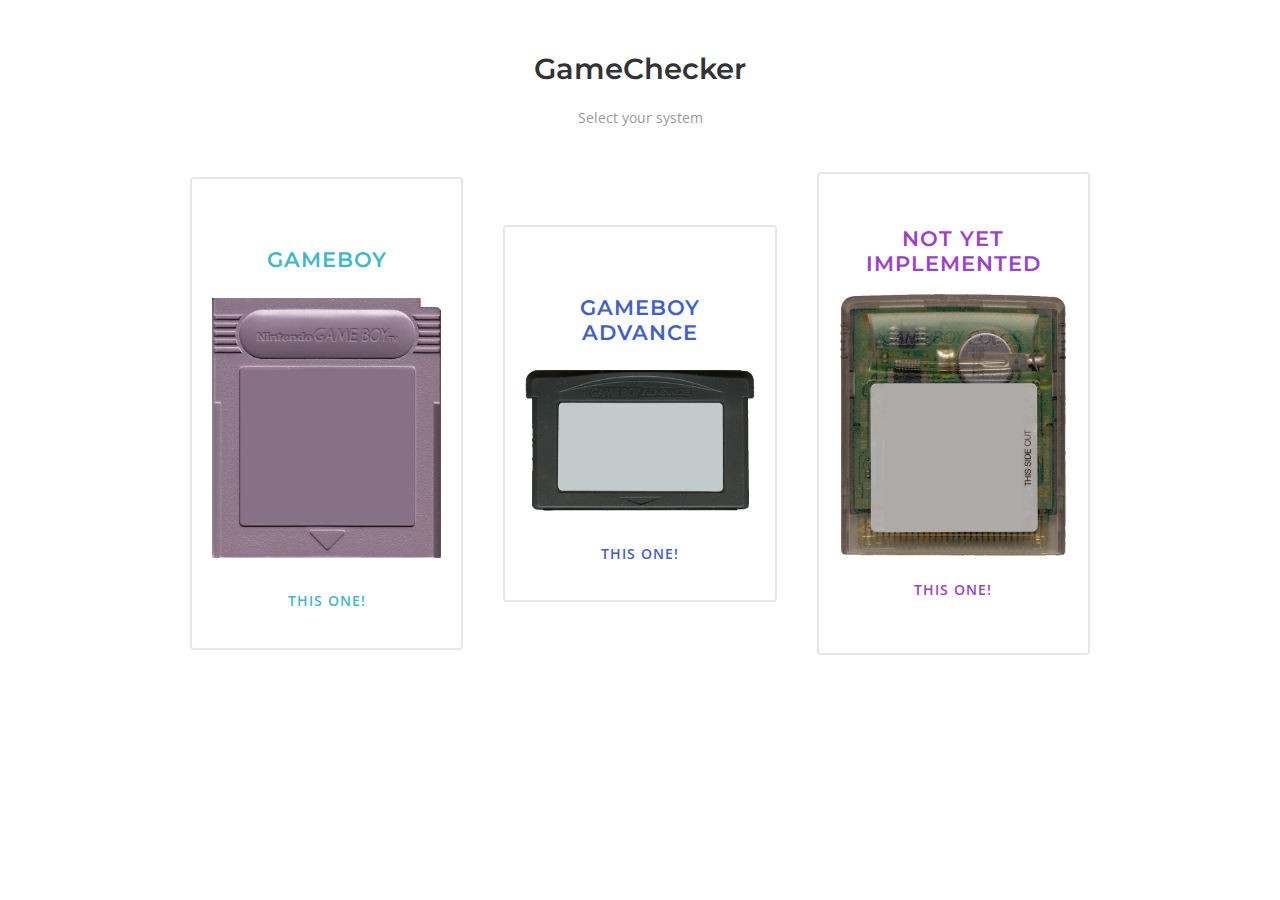
<file: index.html>
<!DOCTYPE html>
<html>
<head>
<title>GameChecker</title>
<link rel="stylesheet" href="styles.css" type="text/css" rel="preload">
</head>

<body>

<section>
  <h3>GameChecker</h3>
  <p class="section-lead">Select your system</p>
  <div class="services-grid">

    <a href="./dmg/" class="service service1">
      <i class="ti-bar-chart"></i>
      <h4>Gameboy</h4>
      <p><img src="images/DMG-1.png" height=100% width=100%></p>
      <p class="cta">This one! <span class="ti-angle-right"></p>
    </a>

    <a href="./gba/" class="service service2">
      <i class="ti-light-bulb"></i>
      <h4>Gameboy Advance</h4>
      <p><img src="images/GBA-1.png" height=100% width=100%></p>
      <p class="cta">This one! <span class="ti-angle-right"></p>
    </a>
	
    <div class='service service3 cursor-not-allowed'>
      <a href="#" class="disabled">
        <i class="ti-light-bulb"></i>
        <h4>Not yet Implemented</h4>
        <p><img src="images/CGB-1.png" height=100% width=100%></p>
        <p class="cta">This one! <span class="ti-angle-right"></p>
      </a>
    </div>

  </div>
</section>


</body>

</html>
</file>
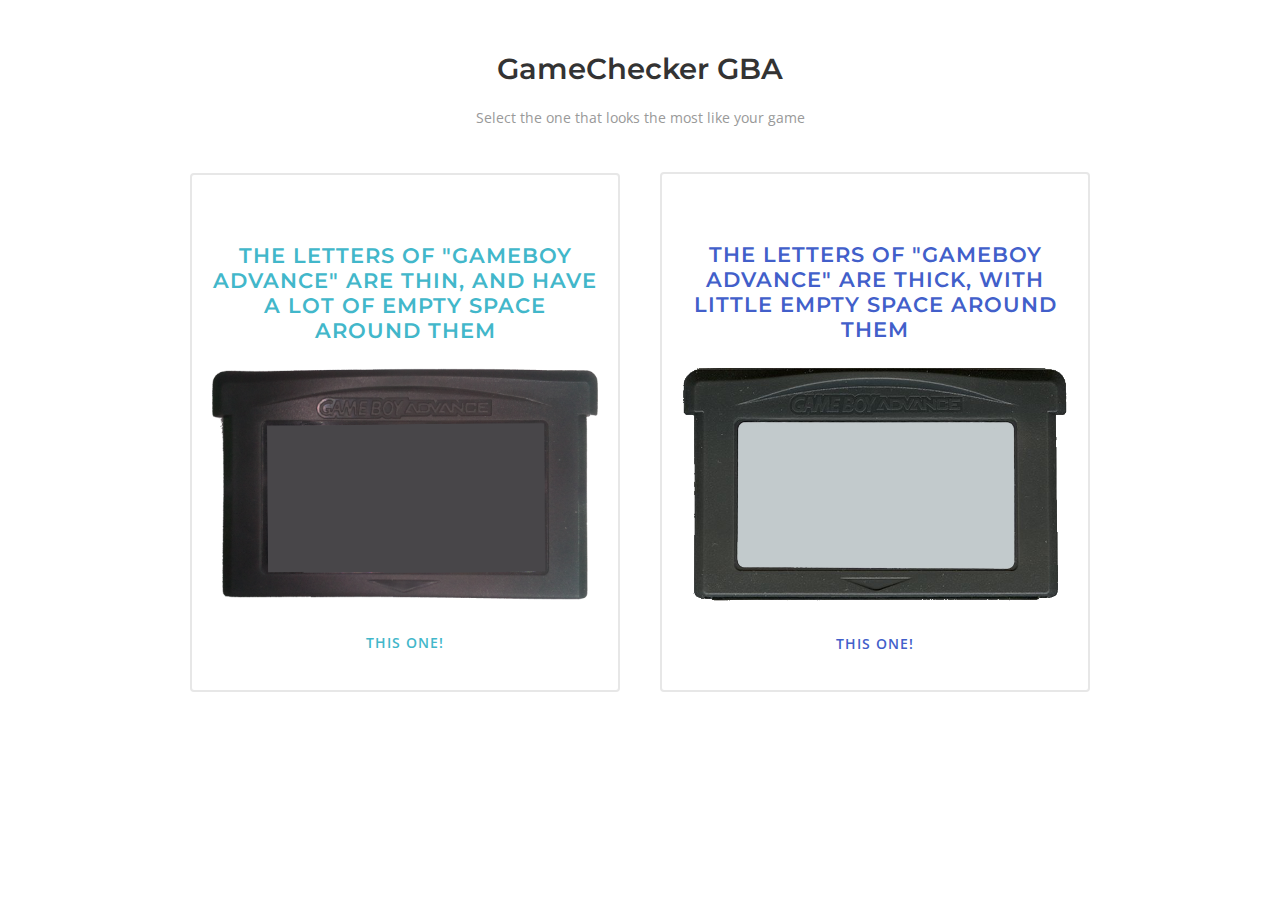
<file: gba/no/index.html>
<!DOCTYPE html>
<html>
<head>
<title>GameChecker GBA</title>
<link rel="stylesheet" href="../../styles.css" type="text/css" rel="preload">
</head>

<body>

<section>
  <h3>GameChecker GBA</h3>
  <p class="section-lead">Select the one that looks the most like your game</p>
  <div class="services-grid">

    <a href="./fake/" class="service service1">
      <i class="ti-bar-chart"></i>
      <h4>The letters of "Gameboy Advance" are thin, and have a lot of empty space around them</h4>
      <p><img src="../../images/GBA_Cart_Fake.png" height=100% width=100%></p>
      <p class="cta">This one! <span class="ti-angle-right"></p>
    </a>

    <a href="./real/" class="service service2">
      <i class="ti-light-bulb"></i>
      <h4>The letters of "Gameboy Advance" are thick, with little empty space around them</h4>
      <p><img src="../../images/GBA-1.png" height=100% width=100%></p>
      <p class="cta">This one! <span class="ti-angle-right"></p>
    </a>

  </div>
</section>


</body>

</html>
</file>
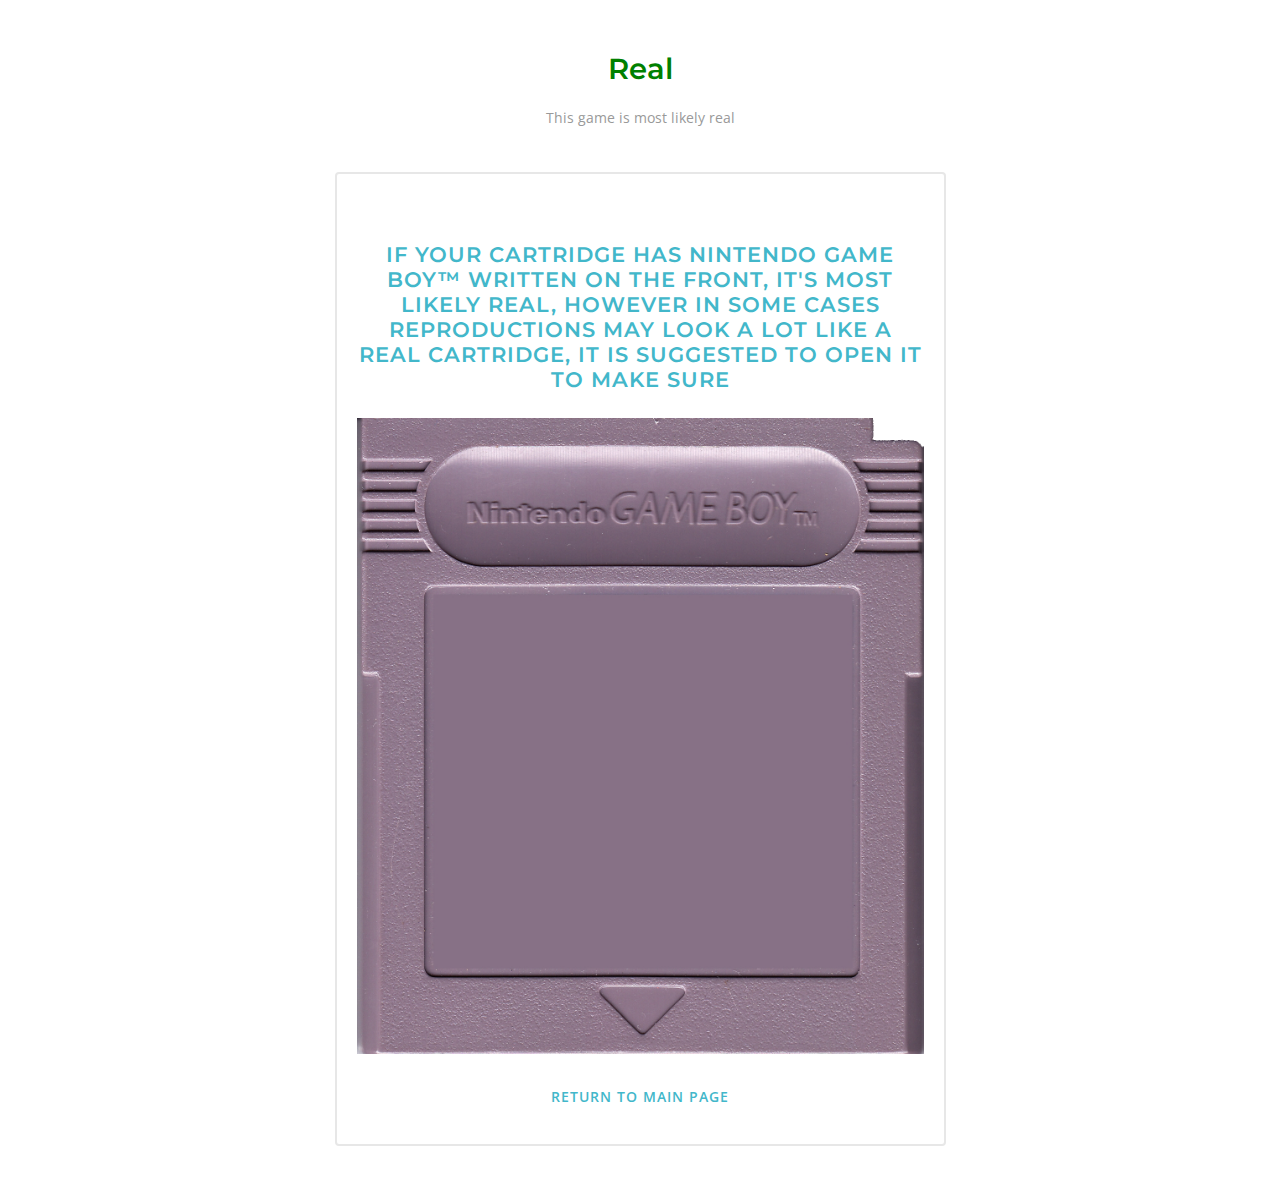
<file: dmg/no/real/index.html>
<!DOCTYPE html>
<html>
<head>
<title>GameChecker DMG Cart</title>
<link rel="stylesheet" href="../../../styles.css" type="text/css" rel="preload">
</head>

<body>

<section>
  <h3 style="color:green;">Real</h3>
  <p class="section-lead">This game is most likely real</p>
  <div class="services-grid">

    <a href="../../../" class="service service1">
      <i class="ti-light-bulb"></i>
      <h4>If your cartridge has Nintendo Game Boy™ written on the front, it's most likely real, however in some cases reproductions may look a lot like a real cartridge, it is suggested to open it to make sure</h4>
      <p><img src="../../../images/DMG-1.png" height=100% width=100%></p>
      <p class="cta">Return to main page<span class="ti-angle-right"></p>
    </a>

  </div>
</section>


</body>

</html>
</file>
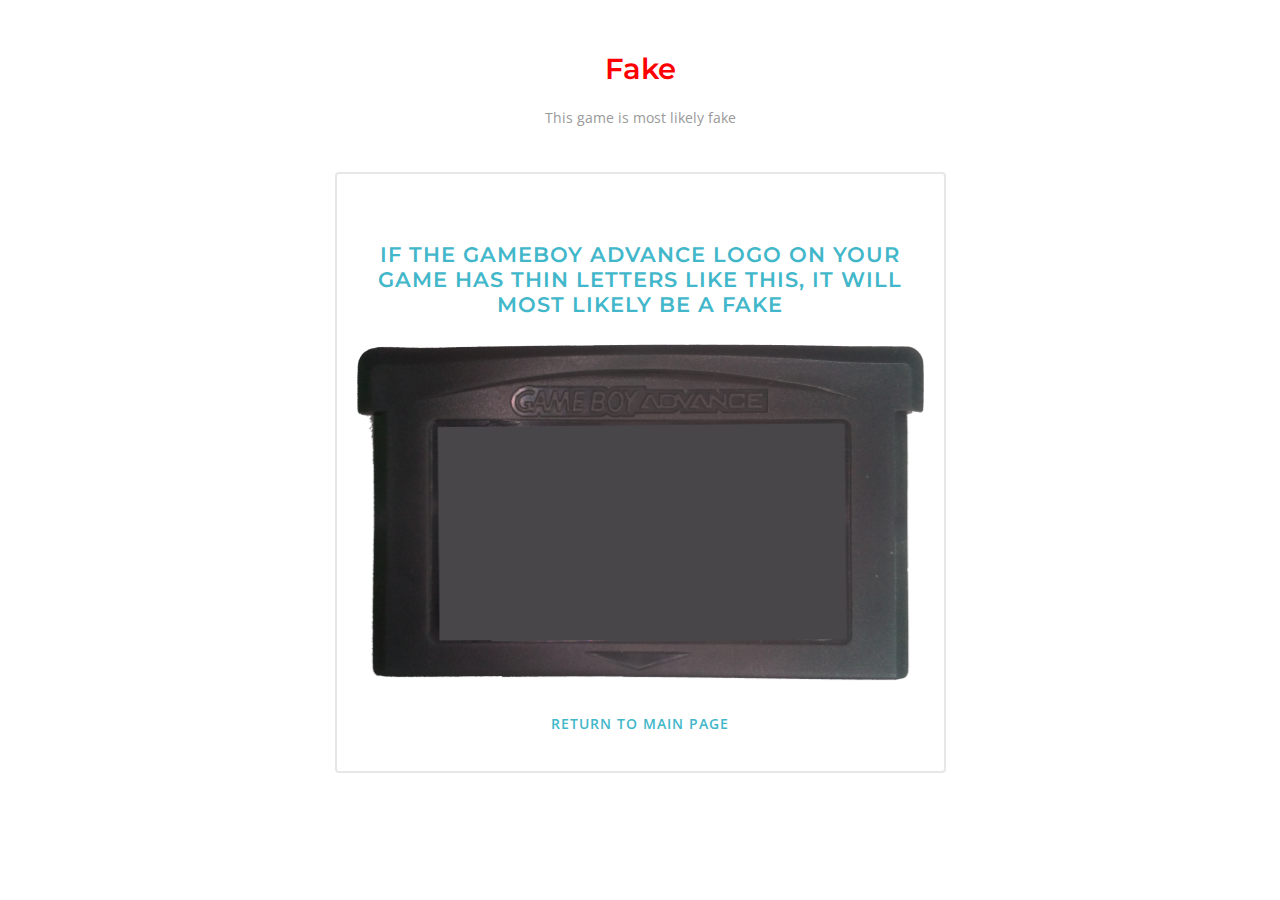
<file: gba/no/fake/index.html>
<!DOCTYPE html>
<html>
<head>
<title>GameChecker GBA Cart</title>
<link rel="stylesheet" href="../../../styles.css" type="text/css" rel="preload">
</head>

<body>

<section>
  <h3 style="color:red;">Fake</h3>
  <p class="section-lead">This game is most likely fake</p>
  <div class="services-grid">

    <a href="../../../"class="service service1">
      <i class="ti-light-bulb"></i>
      <h4>If the GameBoy Advance logo on your game has thin letters like this, it will most likely be a fake</h4>
      <p><img src="../../../images/GBA_Cart_Fake.png" height=100% width=100%></p>
      <p class="cta">Return to main page<span class="ti-angle-right"></p>
    </a>

  </div>
</section>


</body>

</html>
</file>
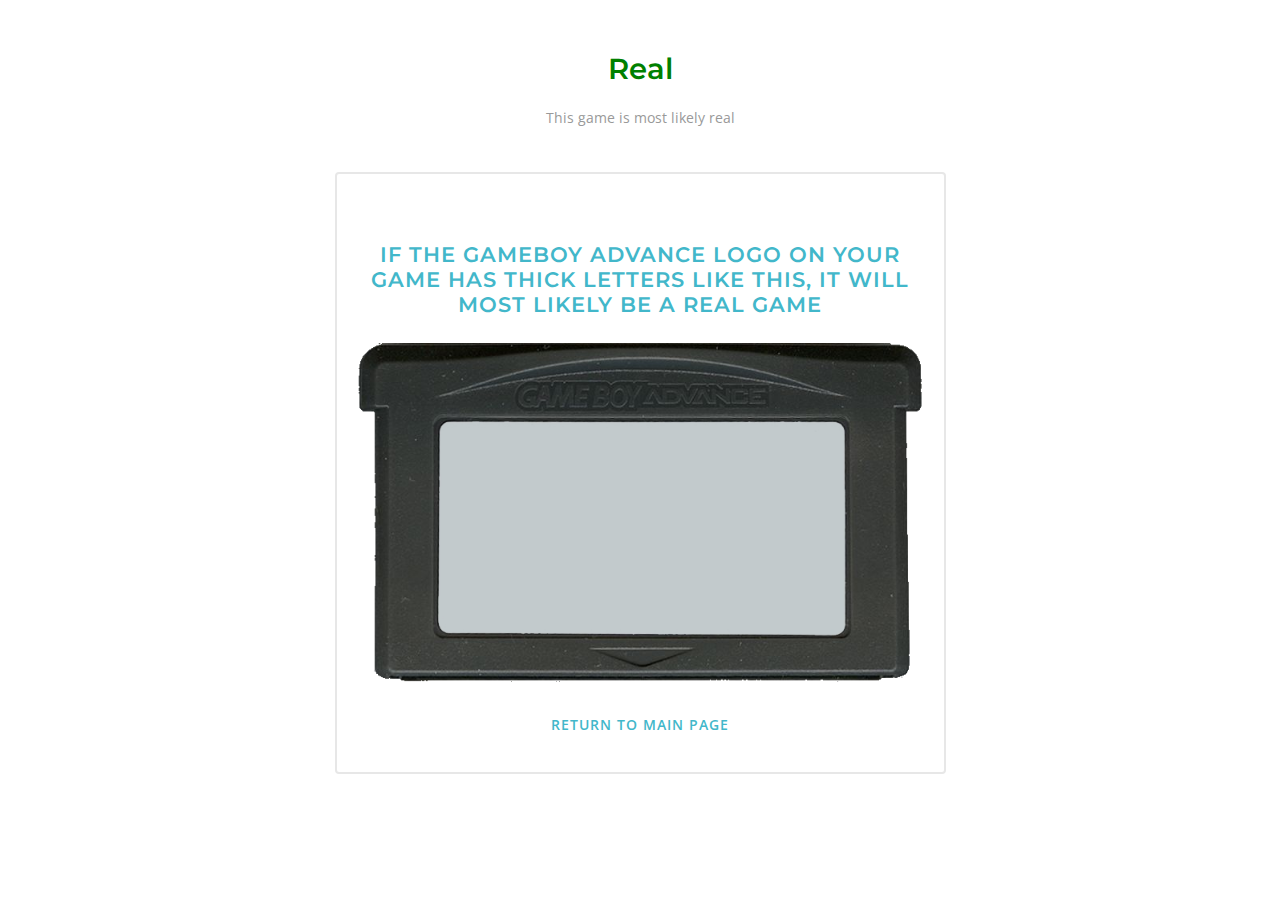
<file: gba/no/real/index.html>
<!DOCTYPE html>
<html>
<head>
<title>GameChecker GBA Cart</title>
<link rel="stylesheet" href="../../../styles.css" type="text/css" rel="preload">
</head>

<body>

<section>
  <h3 style="color:green;">Real</h3>
  <p class="section-lead">This game is most likely real</p>
  <div class="services-grid">

    <a href="../../../" class="service service1">
      <i class="ti-light-bulb"></i>
      <h4>If the GameBoy Advance logo on your game has thick letters like this, it will most likely be a real game</h4>
      <p><img src="../../../images/GBA-1.png" height=100% width=100%></p>
      <p class="cta">Return to main page<span class="ti-angle-right"></p>
    </a>

  </div>
</section>


</body>

</html>
</file>
<file: styles.css>
@import url('https://fonts.googleapis.com/css?family=Montserrat:600|Open+Sans');

*, *:before, *:after {
  -webkit-box-sizing: inherit;
  -moz-box-sizing: inherit;
  box-sizing: inherit;
}

html {
  -webkit-box-sizing: border-box;
  -moz-box-sizing: border-box;
  box-sizing: border-box;
}

body {
  font-family: 'Open Sans', sans-serif;
  margin: 0;
  background: #fff;
  color: #999;
}

a {
  text-decoration: none;
  margin: 1rem 0;
  font-weight: 600;
  text-transform: uppercase;
  font-size: 0.8125rem;
  letter-spacing: 1px;
}

p {
  font-size: 0.9rem;
  margin: 1rem 0;
  line-height: 1.5;
}

section {
  max-width: 1000px;
  margin: 0 auto;
  text-align: center;
  padding: 30px;
}

h3 {
  font-family: 'Montserrat', sans-serif;
  font-weight: 600;
  color: #333;
  font-size: 1.825rem;
  margin: 1.3rem 0;
}

.cursor-not-allowed {
  cursor: not-allowed;
}

.disabled {
  pointer-events: none;
}

.section-lead {
  max-width: 600px;
  margin: 1rem auto 1.5rem;
}

.service a {
  color: #5b7abb;
  display: block;
}

.service h4 {
  font-family: 'Montserrat', sans-serif;
  font-weight: 600;
  color: #56ceba;
  font-size: 1.3rem;
  margin: 1rem 0 0.6rem;
}

.services-grid {
  display: -webkit-box;
  display: flex;
  -webkit-box-align: center;
  align-items: center;
}

.service {
  background: #fff;
  margin: 20px;
  max-width: 65%;
  padding: 20px;
  border-radius: 4px;
  text-align: center;
  -webkit-box-flex: 1;
  flex: 1;
  display: -webkit-box;
  display: flex;
  flex-wrap: wrap;
  border: 2px solid #e7e7e7;
  -webkit-transition: all 0.3s ease;
  -moz-transition: all 0.3s ease;
  transition: all 0.3s ease;
}

.service:only-child {
  margin-left: auto;
  margin-right: auto;
}

.service:hover {
  -webkit-box-shadow: 0 5px 10px rgba(0, 0, 0, 0.08);
  -moz-box-shadow: 0 5px 10px rgba(0, 0, 0, 0.08);
  box-shadow: 0 5px 10px rgba(0, 0, 0, 0.08);
}

.service i {
  font-size: 3.45rem;
  margin: 1rem 0;
}

.service1 i,
.service1 h4,
.service1 .cta {
  color: #42b7ca;
}

.service1:hover {
  border: 2px solid #42b7ca;
}

.service2 i,
.service2 h4,
.service2 .cta {
  color: #425fca;
}

.service2:hover {
  border: 2px solid #425fca;
}

.service3 i,
.service3 h4,
.service3 .cta {
  color: #9c42ca;
}

.service3:hover {
  border: 2px solid #9c42ca;
}

.service .cta span {
  font-size: 0.6rem;
}

.service > * {
  flex: 1 1 100%;
}

.service .cta {
  align-self: flex-end;
}

@media all and (max-width:900px) {
  .services-grid {
    display: -webkit-box;
    display: flex;
    -webkit-box-orient: vertical;
    -webkit-box-direction: normal;
    flex-direction: column;
  }
}
</file>
